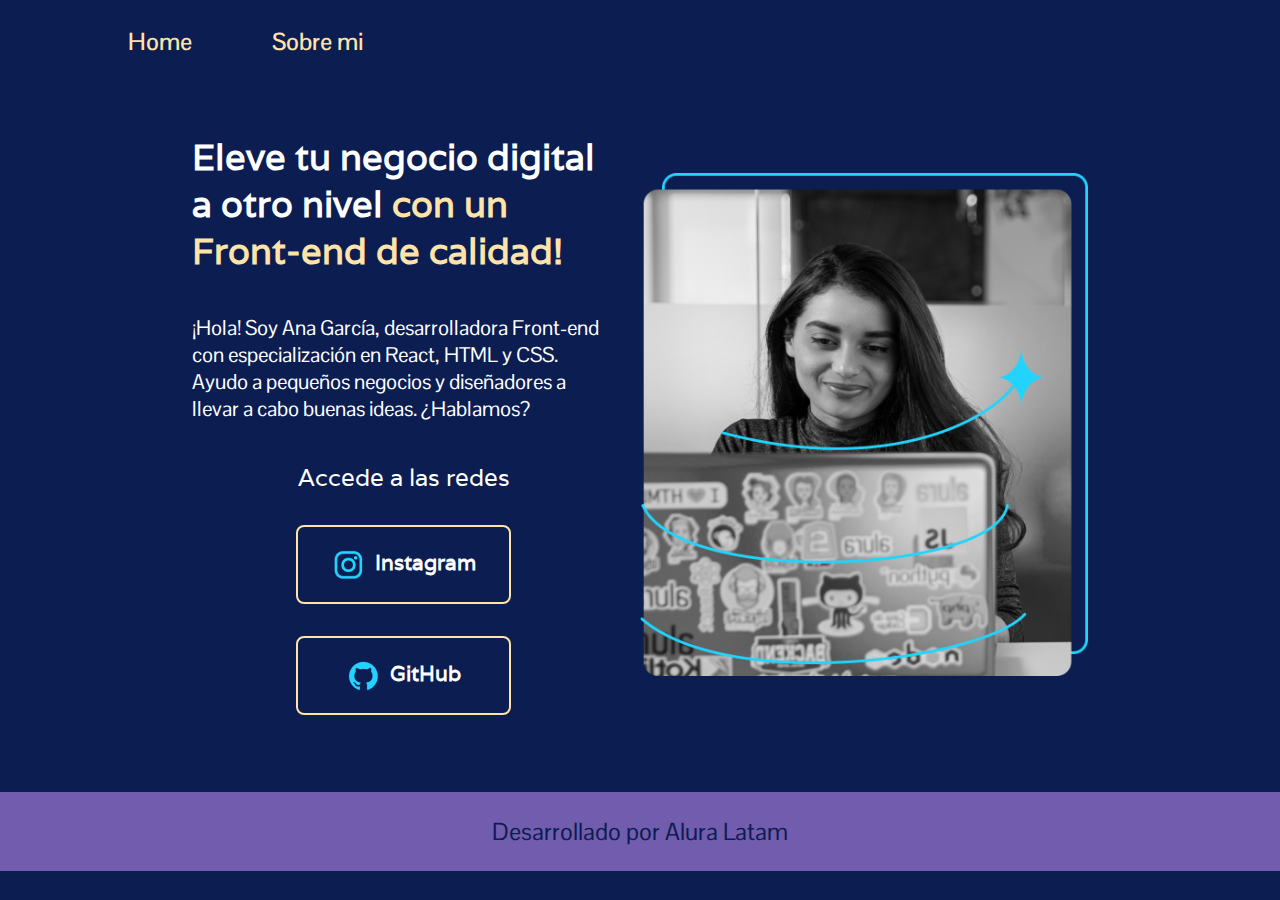
<file: index.html>
<!DOCTYPE html>
<html lang="es-mx">
<head>
    <meta charset="UTF-8"> 
    <meta http-equiv="X-UA-Compatible" content="IE=edge">
    <meta name="viewport" content="width=device-width, initial-scale=1.0">
    <title>Portafolio</title>
    <link rel="stylesheet" href="./styles/style.css">

</head>
<body>
    <header class="header">
        <nav class="header-menu">
            <a class="header-menu-link" href="index.html">
                Home
            </a>
            <a class="header-menu-link" href="about.html">
                Sobre mi
            </a>
        </nav>
    </header>
    <main class="presentacion">
        <section class="presentacion-contenido">
            <h1 class="presentacion-contenido-titulo">
                Eleve tu negocio digital a otro nivel 
                <strong class="titulo-destaque">con un Front-end de calidad!
                </strong>
            </h1>
                <p class="presentacion-contenido-texto">¡Hola! Soy Ana García, desarrolladora Front-end con
                    especialización en React, HTML y CSS. Ayudo a pequeños
                    negocios y diseñadores a llevar a cabo buenas ideas.
                    ¿Hablamos?

                </p>
                <div class="presentacion-enlaces">
                    <h2 class="presentacion-enlaces-subtitulo">
                        Accede a las redes
                    </h2>
                <a class="presentacion-enlaces-link" href="https://instagram.com/">
                    <img src="./assets/instagram.png">
                    Instagram</a>
                <a class="presentacion-enlaces-link" href="https://github.com/">
                    <img src="./assets/github.png">
                    GitHub</a>
                </div>
        </section>
            <img  class="presentacion-imagen" src="./assets/Imagem.png" alt="Foto de Ana García desarrolando un proyecto">
    </main>
    <footer class="footer">
        <p>Desarrollado por Alura Latam </p>
    </footer>
</body>
</html>
</file>
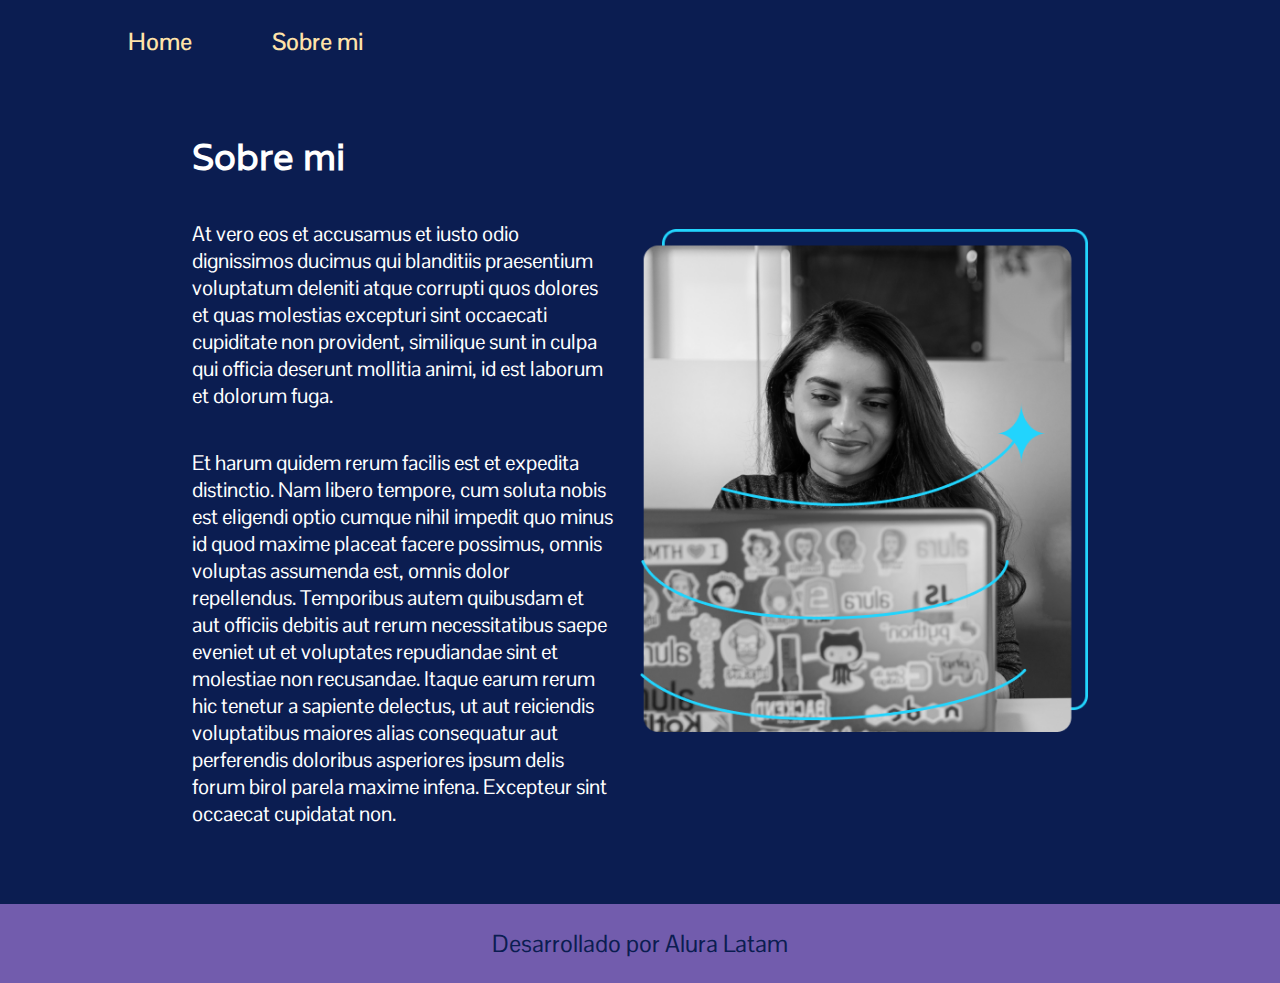
<file: about.html>
<!DOCTYPE html>
<html lang="es">
<head>
    <meta charset="UTF-8">
    <meta name="viewport" content="width=device-width, initial-scale=1.0">
    <title>Sobre mi</title>
     <link rel="stylesheet" href="./styles/style.css">
</head>
<body>


   <header class="header">
        <nav class="header-menu">
            <a class="header-menu-link" href="index.html">
                Home
            </a>
            <a class="header-menu-link" href="about.html">
                Sobre mi
            </a>
        </nav>
    </header>
    <main class="presentacion">
        <section class="presentacion-contenido">
            <h1 class="presentacion-contenido-titulo">Sobre mi</h1>
            <p class="presentacion-contenido-texto">At vero eos et accusamus et iusto odio dignissimos ducimus qui blanditiis praesentium voluptatum deleniti atque corrupti quos dolores et quas molestias excepturi sint occaecati cupiditate non provident, similique sunt in culpa qui officia deserunt mollitia animi, id est laborum et dolorum fuga.</p>
            <p class="presentacion-contenido-texto">Et harum quidem rerum facilis est et expedita distinctio. Nam libero tempore, cum soluta nobis est eligendi optio cumque nihil impedit quo minus id quod maxime placeat facere possimus, omnis voluptas assumenda est, omnis dolor repellendus. Temporibus autem quibusdam et aut officiis debitis aut rerum necessitatibus saepe eveniet ut et voluptates repudiandae sint et molestiae non recusandae. Itaque earum rerum hic tenetur a sapiente delectus, ut aut reiciendis voluptatibus maiores alias consequatur aut perferendis doloribus asperiores ipsum delis forum birol parela maxime infena. Excepteur sint occaecat cupidatat non.</p>
        </section>
         <img  class="presentacion-imagen" src="./assets/Imagem.png" alt="Foto de Ana García desarrolando un proyecto">
    </main>

    <footer class="footer">
        <p>Desarrollado por Alura Latam </p>
    </footer>
</body>
</html>
</file>
<file: styles/style.css>
@import url('https://fonts.googleapis.com/css2?family=Pontano+Sans:wght@300..700&family=Varela&display=swap');

:root{
     --color-primario: #0B1D51;
    --color-secundario: white;
    --color-terciario: #FFE3A9;
    --color-hover: #725CAD;

    --fuente-varela:"Varela", sans-serif;
    --fuente-potato: "Pontano Sans", sans-serif;
}
*{
    padding: 0;
    margin: 0;

}
body{
    background-color:var(--color-primario);
    color:var(--color-secundario);
    box-sizing: border-box;
}
.header{
    padding: 2% 0% 0% 10%;
}
.header-menu{
    display: flex;
    gap: 80px;
}
.header-menu-link{
    font-family: var(--fuente-potato);
    font-size: 1.5rem;
    font-weight: 600;
    color: var(--color-terciario);
    text-decoration: none;
}
strong{
    color: black;
}
.titulo-destaque{
    color:var(--color-terciario);
}
.presentacion{
    display: flex;
    align-items: center;
    margin: 6% 15%;
    justify-content: space-between;
    gap: 25px;
}
.presentacion-contenido{
    width: 50%;
    display: flex;
    flex-direction: column;
    gap: 40px;
}
.presentacion-contenido-titulo{
    font-size: 2.25rem;
  font-family: var(--fuente-varela);
}
.presentacion-contenido-texto{
    font-size: 1.3rem;
    font-family: var(--fuente-potato);
    

}
.presentacion-enlaces{
    display: flex;  
    justify-content: space-between;
    flex-direction: column;
    align-items: center;
    gap: 32px;
}
.presentacion-enlaces-subtitulo{
    font-size:1.5rem;
    font-family:var(--fuente-varela);
    font-weight: 400;
}
.presentacion-enlaces-link{
    width: 50%;
    text-align: center;
    padding: 21.5px 0;
    border-radius: 8px;
    font-family: "Varela", sans-serif;
    font-size: 1.3rem;
    font-weight: 600;
    text-decoration: none;
    color:var(--color-secundario);
    border: 2px solid var(--color-terciario);
    display: flex;
    justify-content: center;
    gap:10px ;
}
.presentacion-enlaces-link:hover{
    background-color: var(--color-hover);
    font-size: 160%;
}
.presentacion-imagen{
    width: 50%;
}

.footer{
    background-color: var(--color-hover);
    padding: 24px;
    color:var(--color-primario);
    text-align: center;
    font-family: var(--fuente-potato);
    font-weight: 400;
    font-size: 1.5rem;
}


@media (max-width: 1200px){
    .header{
        padding: 10%;
    }
    .header-menu{
        justify-content: center;
    }
    .presentacion{
        flex-direction: column-reverse;
        padding: 5%;
    }
    .presentacion-contenido{
        width: auto;
    }
}
</file>
